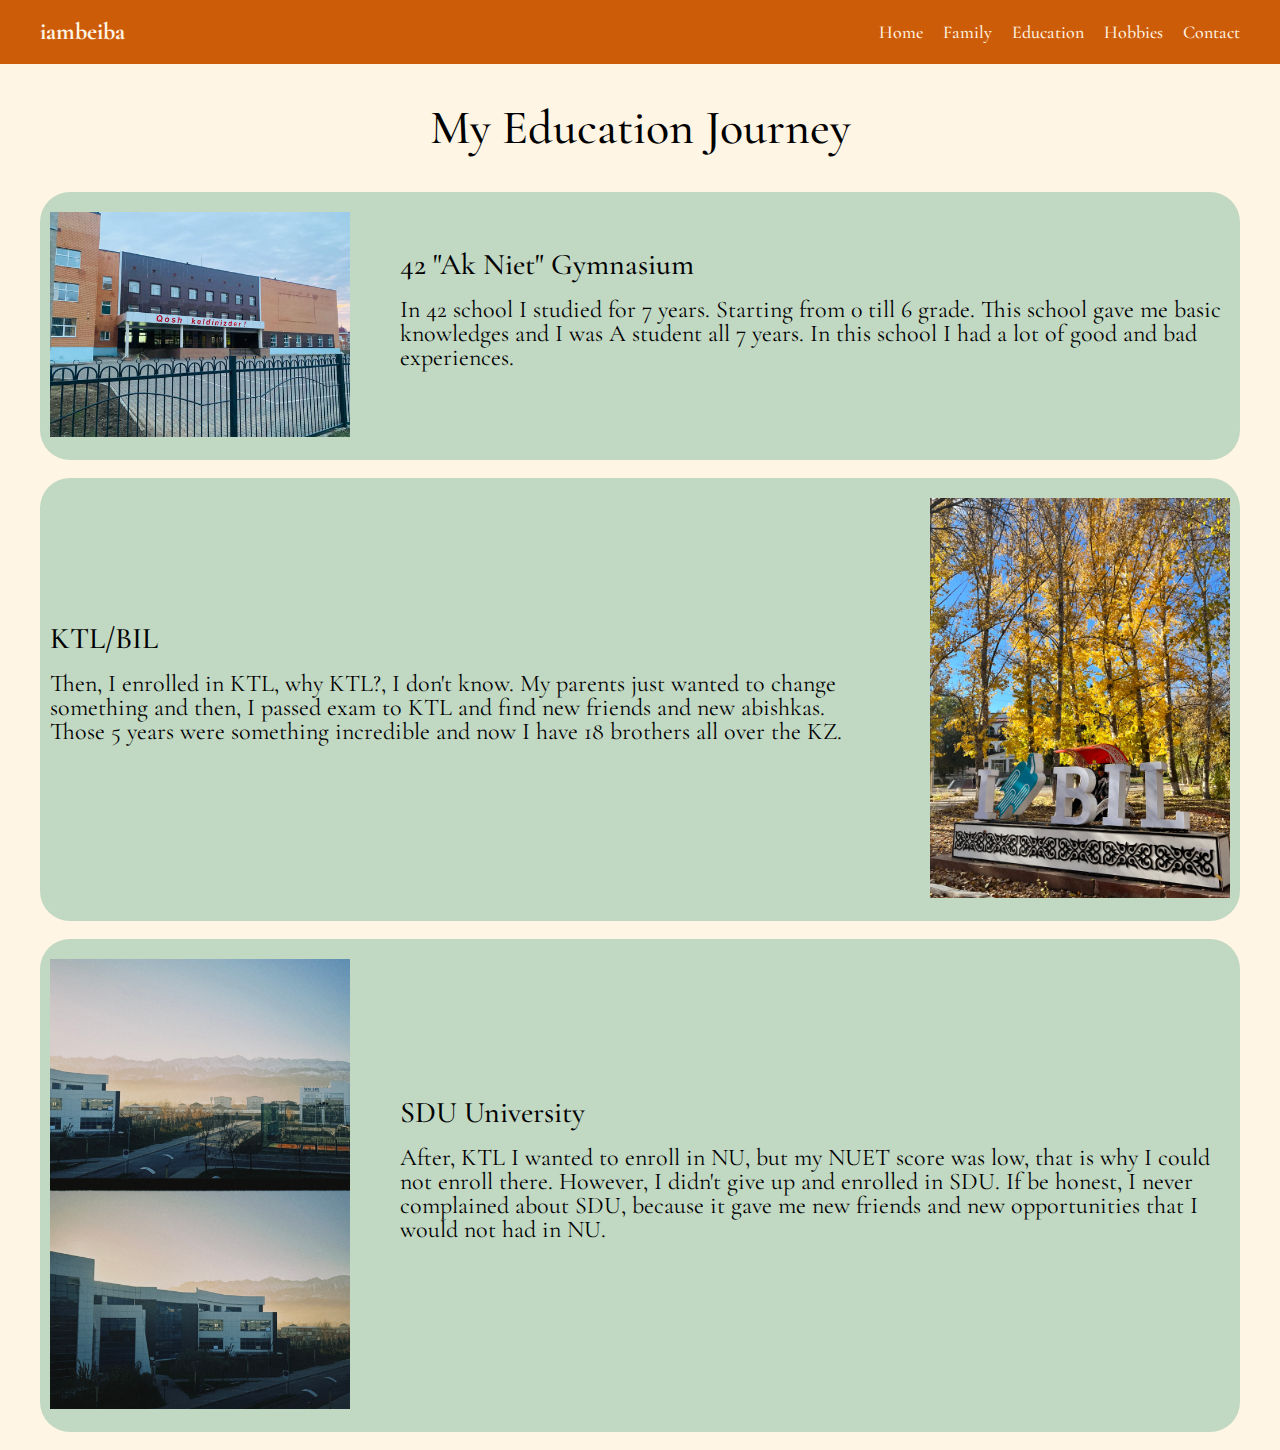
<file: education.html>
<!DOCTYPE html>
<html lang="en">
<head>
    <meta charset="UTF-8">
    <meta name="viewport" content="width=device-width, initial-scale=1.0">
    <link rel="preconnect" href="https://fonts.googleapis.com">
    <link rel="preconnect" href="https://fonts.gstatic.com" crossorigin>
    <link href="https://fonts.googleapis.com/css2?family=Cormorant+Garamond:ital,wght@0,300;0,400;0,500;0,600;0,700;1,300;1,400;1,500;1,600;1,700&display=swap" rel="stylesheet">
    <title>Education Career</title>
    <link rel="stylesheet" href="css/stylesEducation.css">
</head>
<body>
    <header class="header">
        <div class="container">
            <div class="header_wrapper">
                <div class="header_logo">
                    <h1><a href="index.html">iambeiba</a></h1>
                </div>
                <nav class="header_nav">
                    <ul>
                        <li><a href="index.html">Home</a></li>
                        <li><a href="family.html">Family</a></li>
                        <li><a href="education.html">Education</a></li>
                        <li><a href="hobby.html">Hobbies</a></li>
                        <li><a href="contact.html">Contact</a></li>
                    </ul>
                </nav>
            </div>
        </div>
    </header>

    <section class="education">
        <div class="container">
            <div class="education_wrapper">
                <div class="education_title">
                    <h1>My Education Journey</h1>
                </div>
                <div class="schools">
                    <div class="school">
                        <div class="school_img">
                            <img src="assets/akniet1.jpeg" alt="">
                        </div>
                        <div class="school_text42" id="">
                            <div class="school_title">
                                <h2>42 "Ak Niet" Gymnasium</h2>
                            </div>
                            <div class="school_description">
                                <p>
                                    In 42 school I studied for 7 years. Starting from 0 till 6 grade. This school gave me basic knowledges and I was A student all 7 years. In this school I had a lot of good and bad experiences. 
                                </p>
                            </div>
                        </div>
                    </div>
                    <div class="school">
                        <div class="school_textbil">
                            <div class="school_title">
                                <h2>KTL/BIL</h2>
                            </div>
                            <div class="school_description">
                                <p>
                                    Then, I enrolled in KTL, why KTL?, I don't know. My parents just wanted to change something and then, I passed exam to KTL and find new friends and new abishkas. Those 5 years were something incredible and now I have 18 brothers all over the KZ.
                                </p>
                            </div>
                        </div>
                        <div class="school_img">
                            <img src="assets/bil.jpg" alt="">
                        </div>
                    </div>
                    <div class="school">
                        <div class="school_img">
                            <img src="assets/sdu.JPG" alt="">
                        </div>
                        <div class="school_text">
                            <div class="school_title">
                                <h2>SDU University</h2>
                            </div>
                            <div class="school_description">
                                <p>
                                    After, KTL I wanted to enroll in NU, but my NUET score was low, that is why I could not enroll there. However, I didn't give up and enrolled in SDU. If be honest, I never complained about SDU, because it gave me new friends and new opportunities that I would not had in NU.
                                </p>
                            </div>
                        </div>
                    </div>
                </div>
            </div>
        </div>
    </section>

</body>
</html>
</file>
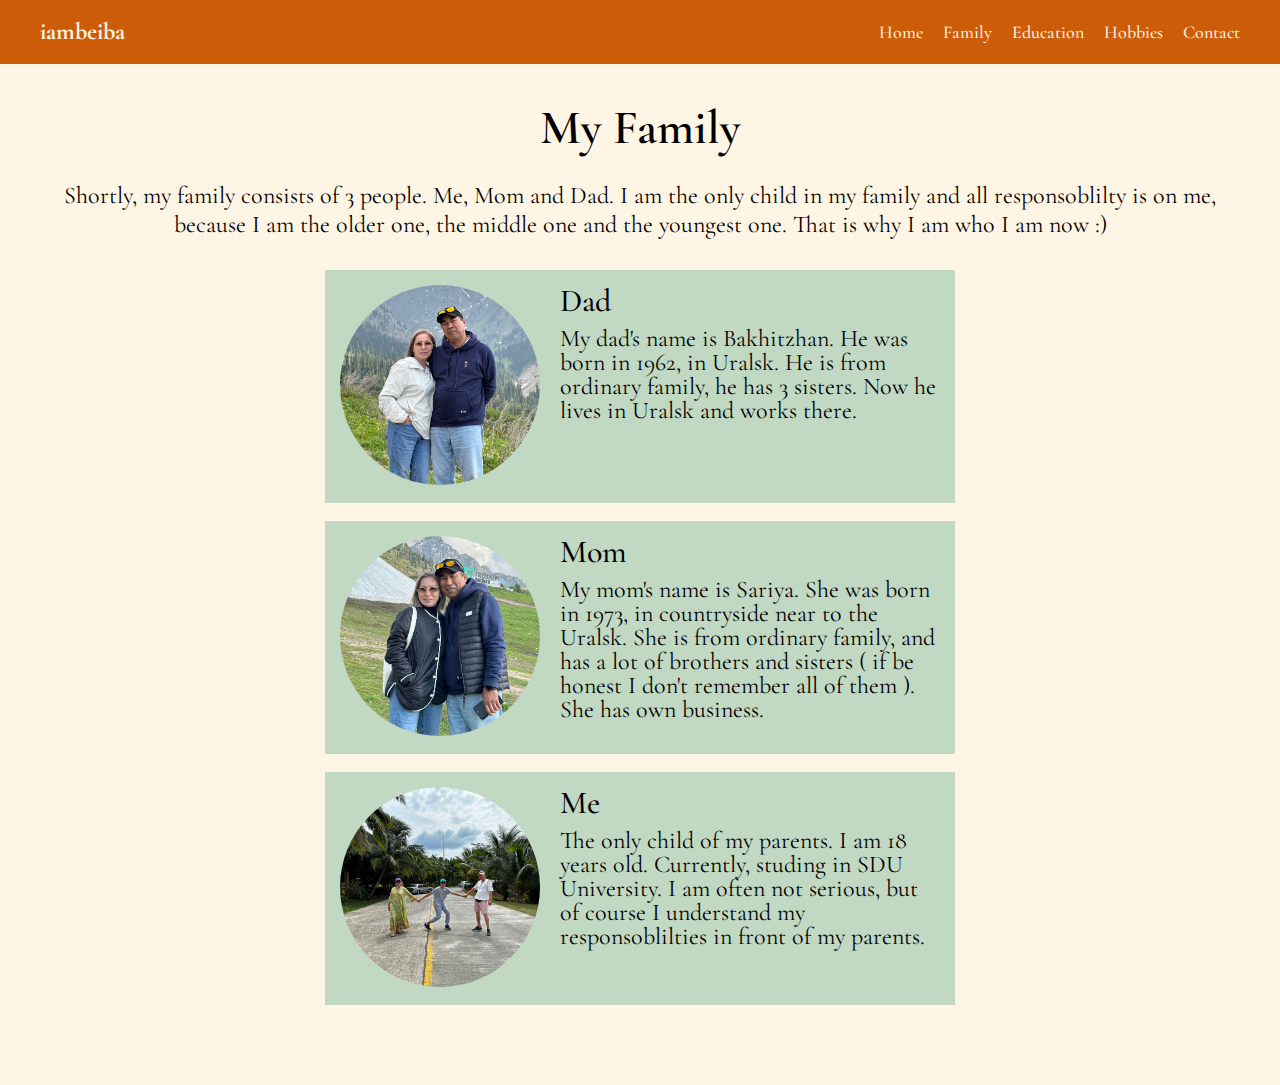
<file: family.html>
<!DOCTYPE html>
<html lang="en">
<head>
    <meta charset="UTF-8">
    <meta name="viewport" content="width=device-width, initial-scale=1.0">
    <link rel="preconnect" href="https://fonts.googleapis.com">
    <link rel="preconnect" href="https://fonts.gstatic.com" crossorigin>
    <link href="https://fonts.googleapis.com/css2?family=Cormorant+Garamond:ital,wght@0,300;0,400;0,500;0,600;0,700;1,300;1,400;1,500;1,600;1,700&display=swap" rel="stylesheet">
    <title>My Family</title>
    <link rel="stylesheet" href="css/stylesFamily.css">
</head>
<body>
    <header class="header">
        <div class="container">
            <div class="header_wrapper">
                <div class="header_logo">
                    <h1><a href="index.html">iambeiba</a></h1>
                </div>
                <nav class="header_nav">
                    <ul>
                        <li><a href="index.html">Home</a></li>
                        <li><a href="family.html">Family</a></li>
                        <li><a href="education.html">Education</a></li>
                        <li><a href="hobby.html">Hobbies</a></li>
                        <li><a href="contact.html">Contact</a></li>
                    </ul>
                </nav>
            </div>
        </div>
    </header>

    <section class="home">
        <div class="container">
            <div class="home_wrapper">
                <div class="home_title">
                    <h1>My Family</h1>
                </div>
                <div class="home_text">
                    <p>
                        Shortly, my family consists of 3 people. Me, Mom and Dad. I am the only child in my family and all responsoblilty is on me, because I am the older one, the middle one and the youngest one. That is why I am who I am now :)
                    </p>
                </div>
                <div class="family_members">
                    <div class="member">
                        <div class="member_img">
                            <img src="assets/us1.jpg" alt="">
                        </div>
                        <div class="member_txt">
                            <div class="member_title">
                                <h2>Dad</h2>
                            </div>
                            <div class="member_text">
                                <p>
                                    My dad's name is Bakhitzhan. He was born in 1962, in Uralsk. He is from ordinary family, he has 3 sisters. Now he lives in Uralsk and works there.
                                </p>
                            </div>
                        </div>
                    </div>
                    <div class="member">
                        <div class="member_img">
                            <img src="assets/us2.jpg" alt="">
                        </div>
                        <div class="member_txt">
                            <div class="member_title">
                                <h2>Mom</h2>
                            </div>
                            <div class="member_text">
                                <p>
                                    My mom's name is Sariya. She was born in 1973, in countryside near to the Uralsk. She is from ordinary family, and has a lot of brothers and sisters ( if be honest I don't remember all of them ). She has own business.
                                </p>
                            </div>
                        </div>
                    </div>
                    <div class="member">
                        <div class="member_img">
                            <img src="assets/us.jpg" alt="">
                        </div>
                        <div class="member_txt">
                            <div class="member_title">
                                <h2>Me</h2>
                            </div>
                            <div class="member_text">
                                <p>
                                    The only child of my parents. I am 18 years old. Currently, studing in SDU University. I am often not serious, but of course I understand my responsoblilties in front of my parents.
                                </p>
                            </div>
                        </div>
                    </div>
                </div>
                
            </div>
        </div>
    </section>

</body>
</html>
</file>
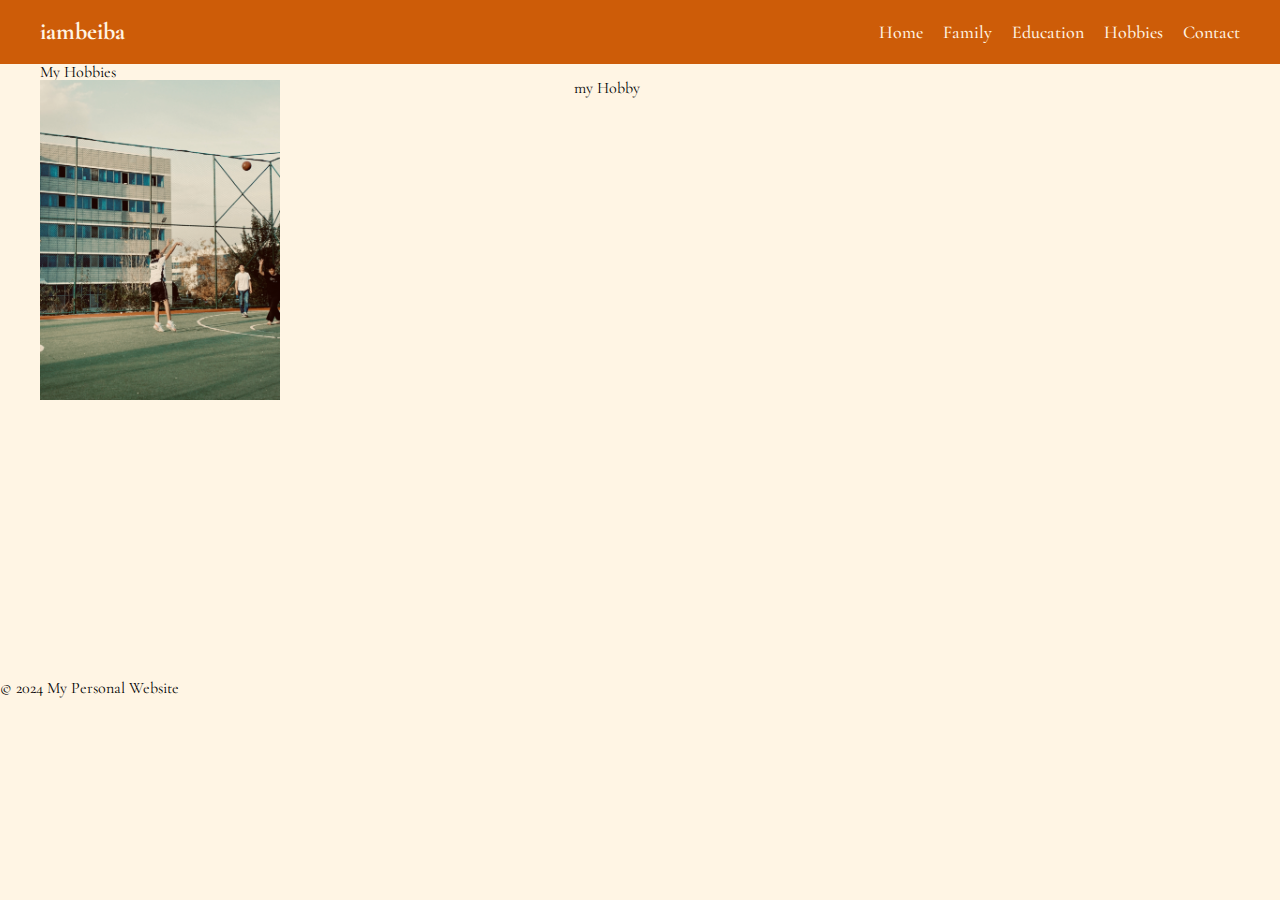
<file: hobby.html>
<!DOCTYPE html>
<html lang="en">
<head>
    <meta charset="UTF-8">
    <meta name="viewport" content="width=device-width, initial-scale=1.0">
    <link rel="preconnect" href="https://fonts.googleapis.com">
    <link rel="preconnect" href="https://fonts.gstatic.com" crossorigin>
    <link href="https://fonts.googleapis.com/css2?family=Cormorant+Garamond:ital,wght@0,300;0,400;0,500;0,600;0,700;1,300;1,400;1,500;1,600;1,700&display=swap" rel="stylesheet">
    <title>My Hobby</title>
    <link rel="stylesheet" href="css/stylesHobbies.css">
</head>
<body>
    <header class="header">
        <div class="container">
            <div class="header_wrapper">
                <div class="header_logo">
                    <h1><a href="index.html">iambeiba</a></h1>
                </div>
                <nav class="header_nav">
                    <ul>
                        <li><a href="index.html">Home</a></li>
                        <li><a href="family.html">Family</a></li>
                        <li><a href="education.html">Education</a></li>
                        <li><a href="hobby.html">Hobbies</a></li>
                        <li><a href="contact.html">Contact</a></li>
                    </ul>
                </nav>
            </div>
        </div>
    </header>

    <section class="hobby">
        <div class="container">
            <div class="hobby_wrapper">
                <div class="hobby_title">
                    <h2>My Hobbies</h2>
                </div>
                <div class="hobbies">
                    <div class="hobby_item">
                        <div class="hobby_img">
                            <img src="assets/basket.JPG" alt="">
                        </div>
                        <div class="hobby_text">
                            <p>my Hobby</p>
                        </div>
                        <div id="googleMap" style="width:100%;height:400px;"></div>
                    </div>
                </div>
            </div>
        </div>
    </section>

    <footer>
        <p>&copy; 2024 My Personal Website</p>
    </footer>
</body>
</html>
</file>
<file: css/stylesEducation.css>
html, body, div, span, applet, object, iframe,
h1, h2, h3, h4, h5, h6, p, blockquote, pre,
a, abbr, acronym, address, big, cite, code,
del, dfn, em, img, ins, kbd, q, s, samp,
small, strike, strong, sub, sup, tt, var,
b, u, i, center,
dl, dt, dd, ol, ul, li,
fieldset, form, label, legend,
table, caption, tbody, tfoot, thead, tr, th, td,
article, aside, canvas, details, embed, 
figure, figcaption, footer, header, hgroup, 
menu, nav, output, ruby, section, summary,
time, mark, audio, video {
	margin: 0;
	padding: 0;
	border: 0;
	font-size: 100%;
	font: inherit;
	vertical-align: baseline;
}

/* HTML5 display-role reset for older browsers */
article, aside, details, figcaption, figure, 
footer, header, hgroup, menu, nav, section {
	display: block;
}

body {
	line-height: 1;
	font-family: 'Cormorant Garamond', sans-serif;
	box-sizing: border-box;
  background-color: #FFF5E4;
}

ol, ul {
	list-style: none;
}

blockquote, q {
	quotes: none;
}
a{
  text-decoration: none;
  color: #FFF5E4;
}
blockquote:before, blockquote:after,
q:before, q:after {
	content: '';
	content: none;
}

table {
	border-collapse: collapse;
	border-spacing: 0;
}
.header{
  height: 0 auto;
	padding: 20px 0;
  background-color: #CD5C08;
}
.container{
	max-width: 1200px;
	width: 100%;
	margin:0 auto;
}
.header_wrapper{
  display: flex;
	align-items: center;
	justify-content: space-between;
}
.header_logo h1{
  font-size: 24px;
  font-weight: 700;
}
.header_nav ul{
  display: flex;
	align-items: center;
  gap: 20px;
  font-size: 18px;
  font-weight: 500;
}
.education{
  margin-top: 40px;
}
.education_title h1{
  font-size: 48px;
  font-weight: 500;
  text-align: center;
}
.education_title{
  margin-bottom: 40px;
}
.school{
  padding: 20px 10px;
  margin-bottom: 18px;
  display: flex;
  justify-content: space-between;
  align-items: center;
  background-color: #C1D8C3;
  border-radius: 30px;
}
.school_title{
  margin-bottom: 18px;
}
.school_title h2{
  font-size: 30px;
  font-weight: 500;
}
.school_description{
  margin-bottom: 32px;
  font-size: 24px;
}
.school_img img{
  width: 300px;
}
.school_text42{
  margin-left: 50px;
}
.school_textbil{
  margin-right: 50px;
}
.school_text{
  margin-left: 50px;
}
</file>
<file: css/stylesFamily.css>
html, body, div, span, applet, object, iframe,
h1, h2, h3, h4, h5, h6, p, blockquote, pre,
a, abbr, acronym, address, big, cite, code,
del, dfn, em, img, ins, kbd, q, s, samp,
small, strike, strong, sub, sup, tt, var,
b, u, i, center,
dl, dt, dd, ol, ul, li,
fieldset, form, label, legend,
table, caption, tbody, tfoot, thead, tr, th, td,
article, aside, canvas, details, embed, 
figure, figcaption, footer, header, hgroup, 
menu, nav, output, ruby, section, summary,
time, mark, audio, video {
	margin: 0;
	padding: 0;
	border: 0;
	font-size: 100%;
	font: inherit;
	vertical-align: baseline;
}

/* HTML5 display-role reset for older browsers */
article, aside, details, figcaption, figure, 
footer, header, hgroup, menu, nav, section {
	display: block;
}

body {
	line-height: 1;
	font-family: 'Cormorant Garamond', sans-serif;
	box-sizing: border-box;
  background-color: #FFF5E4;
}

ol, ul {
	list-style: none;
}

blockquote, q {
	quotes: none;
}
a{
  text-decoration: none;
  color: #FFF5E4;
}
blockquote:before, blockquote:after,
q:before, q:after {
	content: '';
	content: none;
}

table {
	border-collapse: collapse;
	border-spacing: 0;
}
.header{
  height: 0 auto;
	padding: 20px 0;
  background-color: #CD5C08;
}
.container{
	max-width: 1200px;
	width: 100%;
	margin:0 auto;
}
.header_wrapper{
  display: flex;
	align-items: center;
	justify-content: space-between;
}
.header_logo h1{
  font-size: 24px;
  font-weight: 700;
}
.header_nav ul{
  display: flex;
	align-items: center;
  gap: 20px;
  font-size: 18px;
  font-weight: 500;
}
.home{
  margin-top: 40px;
  margin-bottom: 80px;
}
.home_title h1{
  font-size: 32px;
  font-weight: 600;
}
.home_title h2{
  font-size: 28px;
  font-weight: 500;
  margin-bottom: 10px;
}
.home_title {
  text-align: center;
  margin-bottom: 30px;

}
.home_title h1{
  font-size: 48px;
}
.home_text{
  margin-left: 20px;
  margin-right: 20px;
  text-align: center;
  margin-bottom: 30px;
}
.home_text p {
  line-height: 1.2;
  font-size: 24px;
  font-weight: 400;
}
.family_members{
  gap: 10px;
}
.member_img img{
  width: 200px;
  border-radius: 50%;
}
.member{
  display: flex;
  gap: 20px;
  background-color: #C1D8C3;
  padding: 15px;
  margin: auto;
  margin-bottom: 18px;
  width: 50%;
}
.member_text p{
  font-size: 24px;
}
.member_title h2{
  font-size: 32px;
  font-weight: 500;
  margin-bottom: 10px;
}
</file>
<file: css/stylesHobbies.css>
html, body, div, span, applet, object, iframe,
h1, h2, h3, h4, h5, h6, p, blockquote, pre,
a, abbr, acronym, address, big, cite, code,
del, dfn, em, img, ins, kbd, q, s, samp,
small, strike, strong, sub, sup, tt, var,
b, u, i, center,
dl, dt, dd, ol, ul, li,
fieldset, form, label, legend,
table, caption, tbody, tfoot, thead, tr, th, td,
article, aside, canvas, details, embed, 
figure, figcaption, footer, header, hgroup, 
menu, nav, output, ruby, section, summary,
time, mark, audio, video {
	margin: 0;
	padding: 0;
	border: 0;
	font-size: 100%;
	font: inherit;
	vertical-align: baseline;
}

/* HTML5 display-role reset for older browsers */
article, aside, details, figcaption, figure, 
footer, header, hgroup, menu, nav, section {
	display: block;
}

body {
	line-height: 1;
	font-family: 'Cormorant Garamond', sans-serif;
	box-sizing: border-box;
  background-color: #FFF5E4;
}

ol, ul {
	list-style: none;
}

blockquote, q {
	quotes: none;
}
a{
  text-decoration: none;
  color: #FFF5E4;
}
blockquote:before, blockquote:after,
q:before, q:after {
	content: '';
	content: none;
}

table {
	border-collapse: collapse;
	border-spacing: 0;
}
.header{
  height: 0 auto;
	padding: 20px 0;
  background-color: #CD5C08;
}
.container{
	max-width: 1200px;
	width: 100%;
	margin:0 auto;
}
.header_wrapper{
  display: flex;
	align-items: center;
	justify-content: space-between;
}
.header_logo h1{
  font-size: 24px;
  font-weight: 700;
}
.header_nav ul{
  display: flex;
	align-items: center;
  gap: 20px;
  font-size: 18px;
  font-weight: 500;
}
.home{
  margin-top: 40px;
}
.home_img img{
  width: 30%;
}
.home_title h1{
  font-size: 32px;
  font-weight: 600;
  margin-bottom: 10px;
}
.home_title h2{
  font-size: 28px;
  font-weight: 500;
  margin-bottom: 10px;
}
.home_wrapper{
  display: flex;
	align-items: center;
  /* background-color: #fff; */
}
.home_text{
  font-size: 18px;
  font-weight: 300;
}
.hobby_item {
  position: relative;
}

.hobby_img {
  width: 300px;
  height: 600px;
  position: relative;
  z-index: 1; /* Default z-index for image container */
}

.hobby_img img {
  object-fit: contain;
  width: 100%;
  transition: transform 1s;
  z-index: 1;
}

.hobby_img img:hover {
  transform: scaleX(-1);
  z-index: 2;
}

.hobby_text {
  position: absolute; 
  right: 50%;
  z-index: 0;
  transition: z-index 5s;
}

.hobby_img:hover + .hobby_text {
  z-index: 3; 
}


.hobby_item{
  display: flex;
}
</file>
